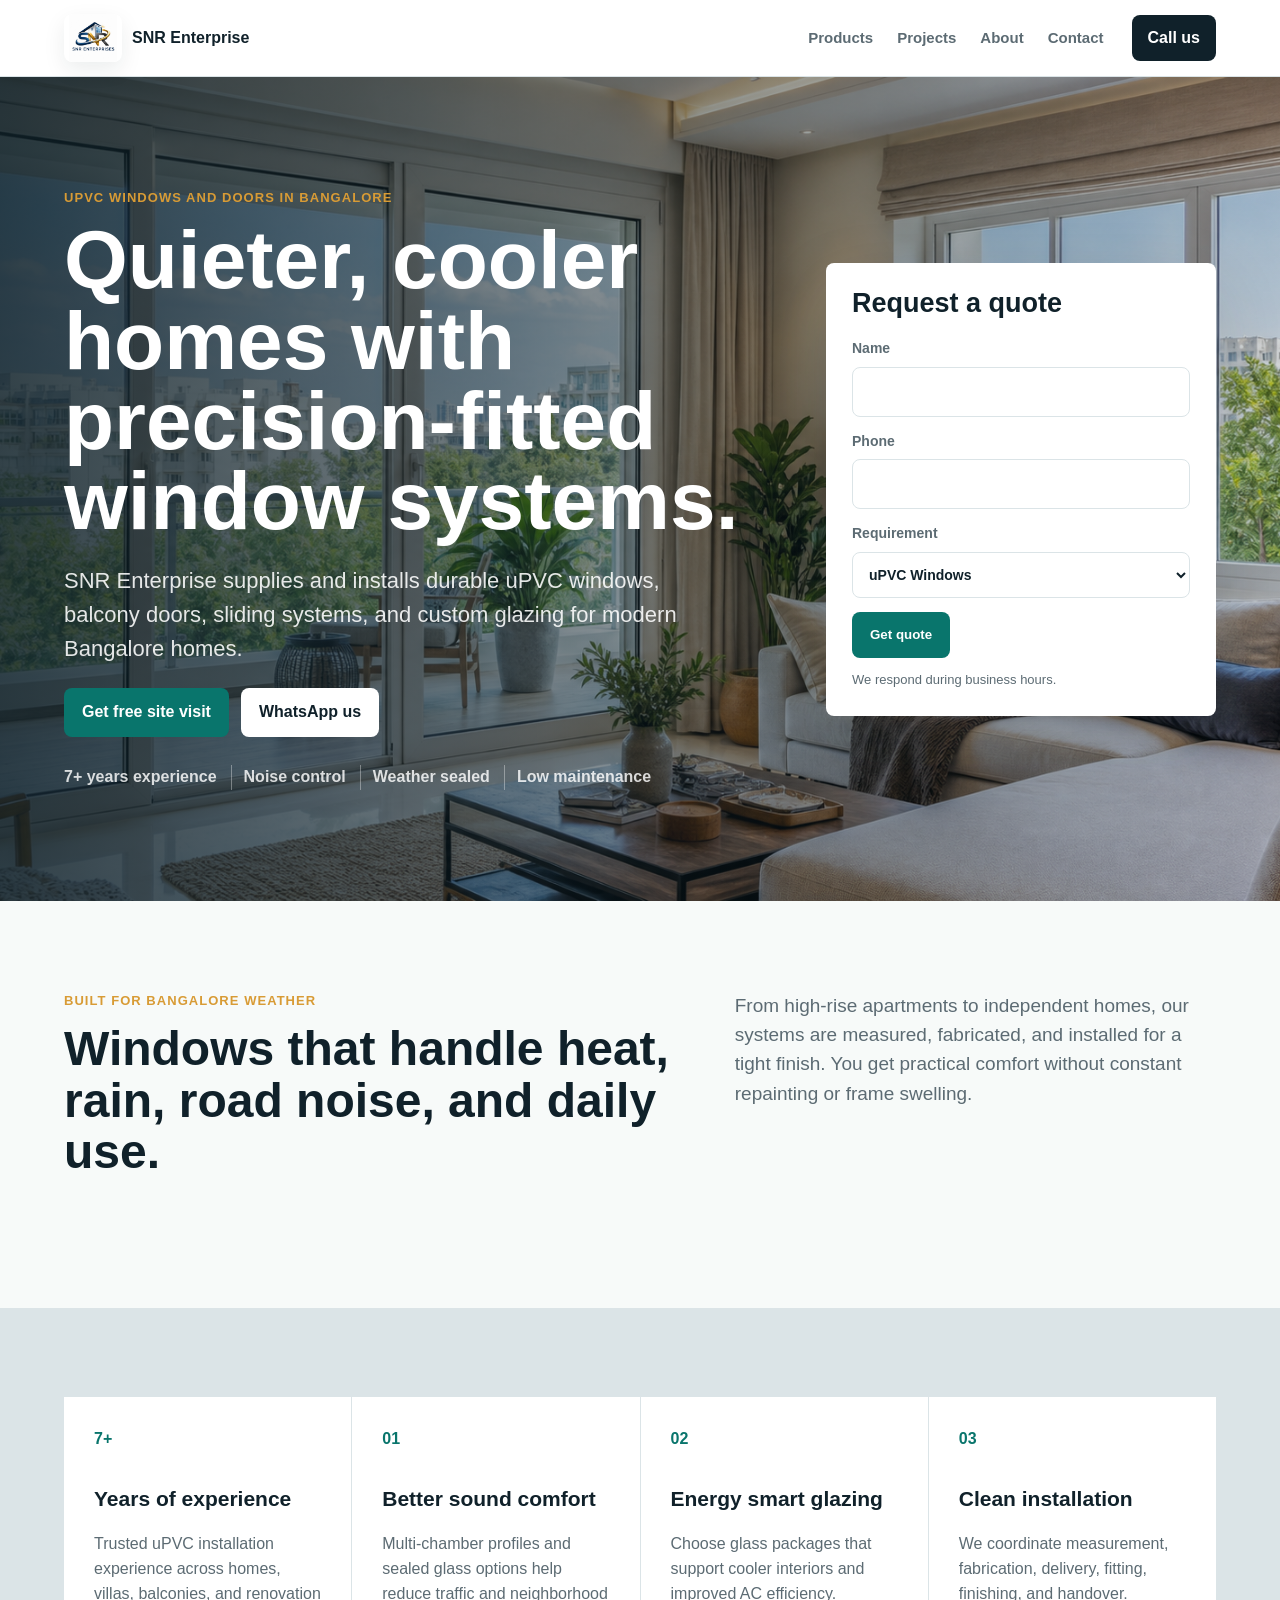
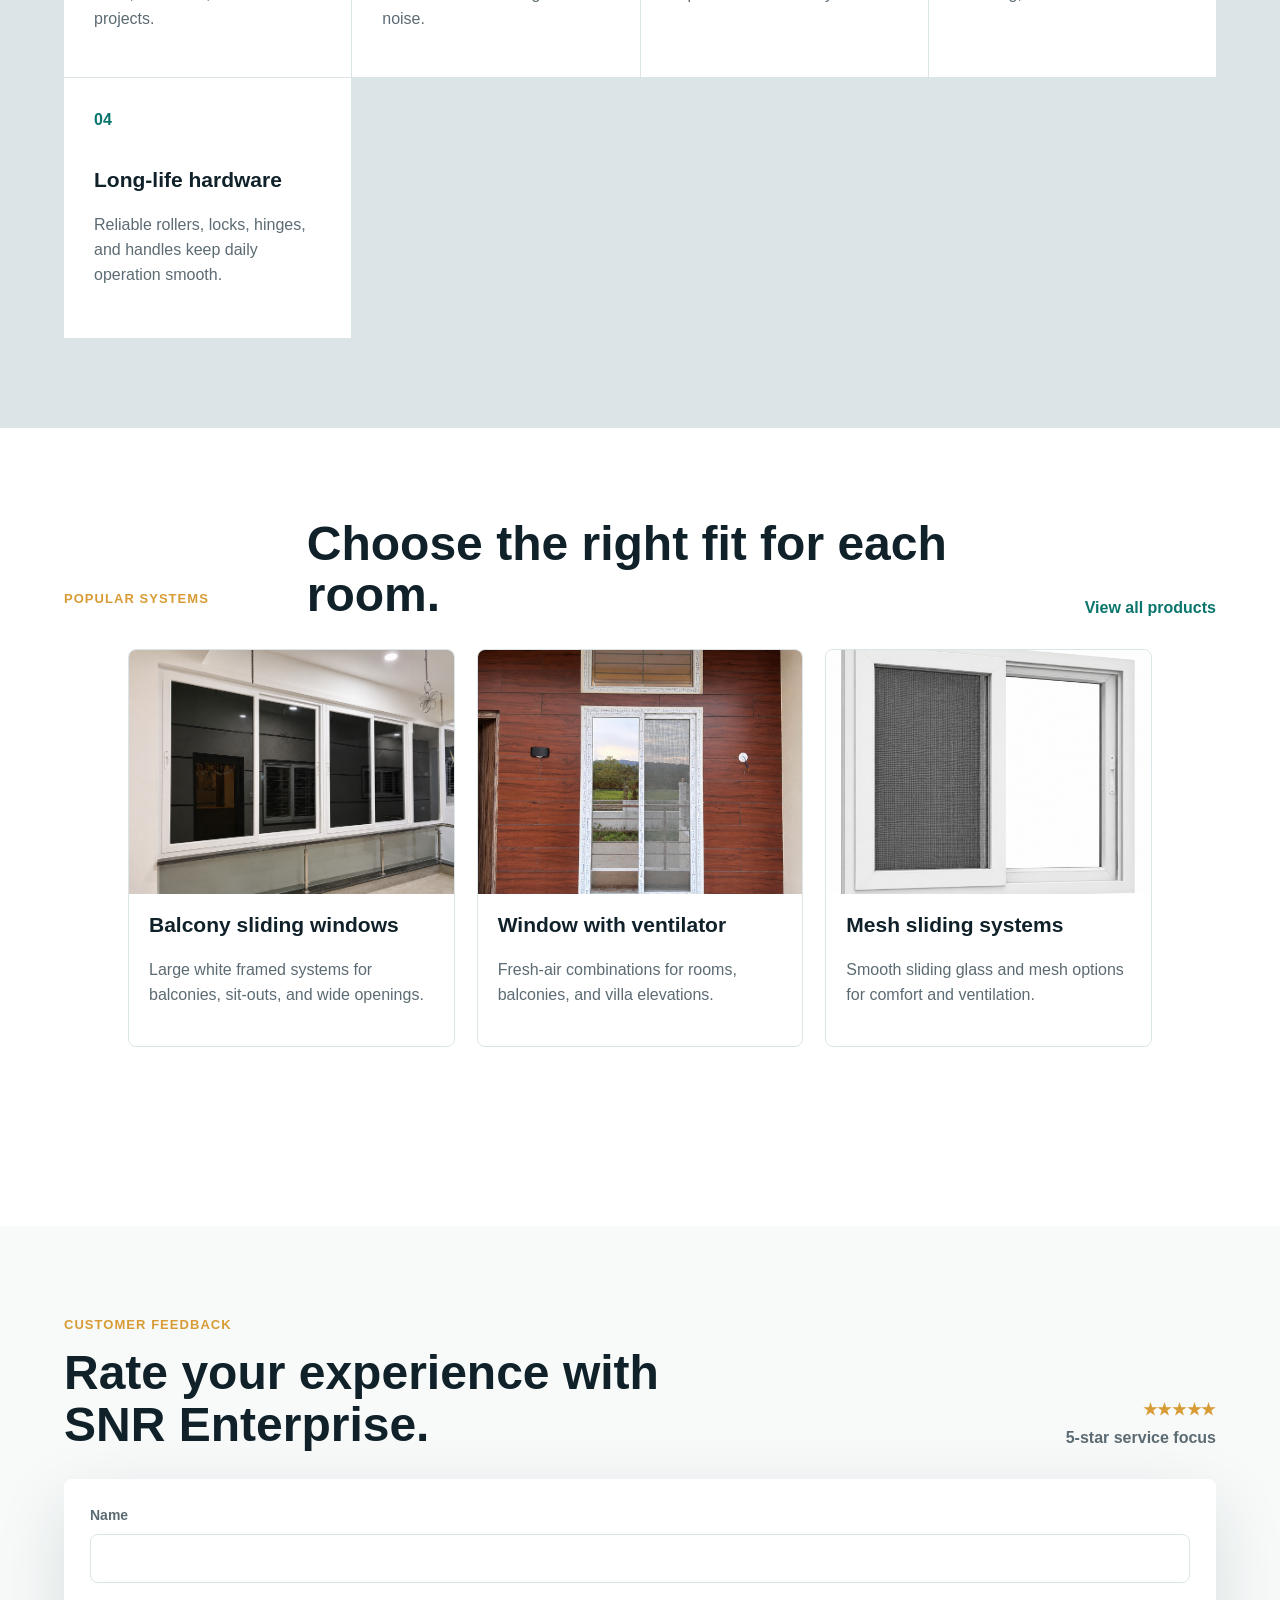
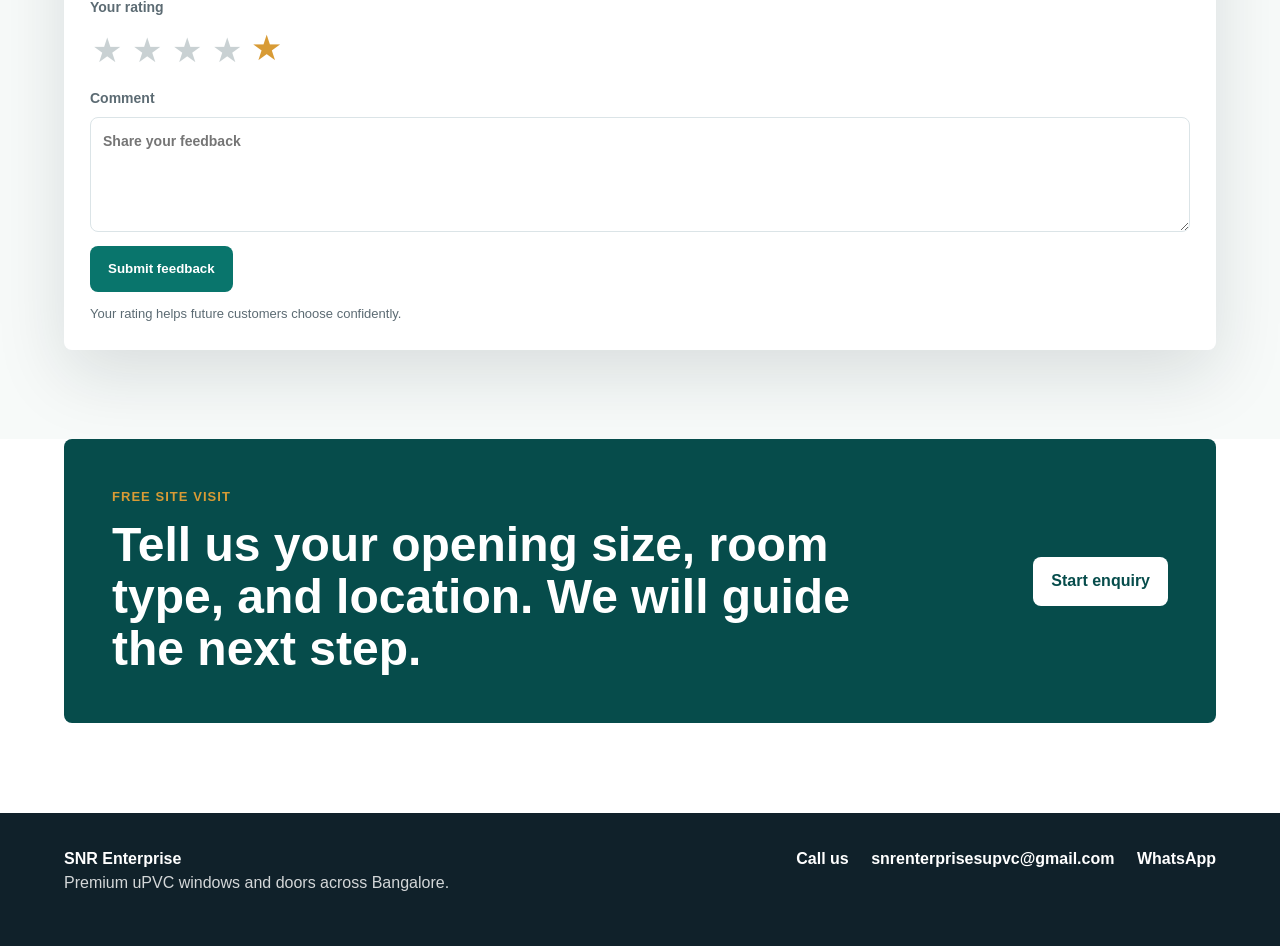
<file: index.html>
﻿<!doctype html>
<html lang="en">
  <head>
    <meta charset="utf-8">
    <meta name="viewport" content="width=device-width, initial-scale=1">
    <title>SNR Enterprise | uPVC Windows & Doors in Bangalore</title>
    <meta name="description" content="SNR Enterprise designs and installs premium uPVC windows and doors for Bangalore apartments, villas, and commercial spaces.">
    <link rel="stylesheet" href="assets/styles.css">
    <script defer src="assets/main.js"></script>
  </head>
  <body>
    <header class="site-header">
      <a class="brand" href="index.html" aria-label="SNR Enterprise home">
        <img class="brand-logo" src="assets/snr-enterprises-logo.png" alt="SNR Enterprises logo">
        <span>SNR Enterprise</span>
      </a>
      <button class="nav-toggle" type="button" aria-expanded="false" aria-controls="site-nav">Menu</button>
      <nav class="site-nav" id="site-nav">
        <a href="products.html">Products</a>
        <a href="projects.html">Projects</a>
        <a href="about.html">About</a>
        <a href="contact.html">Contact</a>
      </nav>
      <a class="header-call" href="tel:8660644700">Call us</a>
    </header>

    <main>
      <section class="hero">
        <div class="hero-copy">
          <p class="eyebrow">uPVC windows and doors in Bangalore</p>
          <h1>Quieter, cooler homes with precision-fitted window systems.</h1>
          <p class="hero-text">SNR Enterprise supplies and installs durable uPVC windows, balcony doors, sliding systems, and custom glazing for modern Bangalore homes.</p>
          <div class="hero-actions">
            <a class="btn primary" href="contact.html">Get free site visit</a>
            <a class="btn secondary" href="https://wa.me/8660644700">WhatsApp us</a>
          </div>
          <div class="trust-strip" aria-label="Service highlights">
            <span>7+ years experience</span>
            <span>Noise control</span>
            <span>Weather sealed</span>
            <span>Low maintenance</span>
          </div>
        </div>
        <form class="lead-card" action="https://formsubmit.co/snrenterprisesupvc@gmail.com" method="post" data-lead-form>
          <input type="hidden" name="_subject" value="New appointment enquiry - SNR Enterprise">
          <input type="hidden" name="_captcha" value="false">
          <input type="hidden" name="_template" value="table">
          <input type="hidden" name="_next" value="https://rafiyak.github.io/snrenterprise/thankyou.html">
          <h2>Request a quote</h2>
          <label>Name<input required name="name" autocomplete="name"></label>
          <label>Phone<input required name="phone" inputmode="tel" autocomplete="tel"></label>
          <label>Requirement<select name="requirement"><option>uPVC Windows</option><option>uPVC Doors</option><option>Balcony Sliding System</option><option>Full Home Upgrade</option></select></label>
          <button class="btn primary" type="submit">Get quote</button>
          <p class="form-note" data-form-note>We respond during business hours.</p>
        </form>
      </section>

      <section class="section split">
        <div>
          <p class="eyebrow">Built for Bangalore weather</p>
          <h2>Windows that handle heat, rain, road noise, and daily use.</h2>
        </div>
        <p>From high-rise apartments to independent homes, our systems are measured, fabricated, and installed for a tight finish. You get practical comfort without constant repainting or frame swelling.</p>
      </section>

      <section class="feature-grid" aria-label="Benefits">
        <article>
          <span class="icon">7+</span>
          <h3>Years of experience</h3>
          <p>Trusted uPVC installation experience across homes, villas, balconies, and renovation projects.</p>
        </article>
        <article>
          <span class="icon">01</span>
          <h3>Better sound comfort</h3>
          <p>Multi-chamber profiles and sealed glass options help reduce traffic and neighborhood noise.</p>
        </article>
        <article>
          <span class="icon">02</span>
          <h3>Energy smart glazing</h3>
          <p>Choose glass packages that support cooler interiors and improved AC efficiency.</p>
        </article>
        <article>
          <span class="icon">03</span>
          <h3>Clean installation</h3>
          <p>We coordinate measurement, fabrication, delivery, fitting, finishing, and handover.</p>
        </article>
        <article>
          <span class="icon">04</span>
          <h3>Long-life hardware</h3>
          <p>Reliable rollers, locks, hinges, and handles keep daily operation smooth.</p>
        </article>
      </section>

      <section class="section">
        <div class="section-head">
          <p class="eyebrow">Popular systems</p>
          <h2>Choose the right fit for each room.</h2>
          <a href="products.html">View all products</a>
        </div>
        <div class="product-row">
          <article class="product-card">
            <img src="assets/products/snr-product-01.png" alt="White uPVC sliding windows installed in a balcony area">
            <h3>Balcony sliding windows</h3>
            <p>Large white framed systems for balconies, sit-outs, and wide openings.</p>
          </article>
          <article class="product-card">
            <img src="assets/products/snr-product-04.png" alt="uPVC window and ventilator installed on a wood finish wall">
            <h3>Window with ventilator</h3>
            <p>Fresh-air combinations for rooms, balconies, and villa elevations.</p>
          </article>
          <article class="product-card">
            <img src="assets/products/snr-product-08.png" alt="White uPVC sliding window product with mesh shutter">
            <h3>Mesh sliding systems</h3>
            <p>Smooth sliding glass and mesh options for comfort and ventilation.</p>
          </article>
        </div>
      </section>

      <section class="feedback-section">
        <div class="section-head">
          <div>
            <p class="eyebrow">Customer feedback</p>
            <h2>Rate your experience with SNR Enterprise.</h2>
          </div>
          <div class="rating-summary" aria-label="Average rating">
            <span class="stars-display">★★★★★</span>
            <strong>5-star service focus</strong>
          </div>
        </div>
        <form class="lead-card" action="https://api.web3forms.com/submit" method="POST" data-lead-form>
          <input type="hidden" name="access_key" value="a25e1b4c-6132-4670-80f9-b45065108262">
          <input type="hidden" name="subject" value="New Appointment - SNR Enterprise">
          <label>Name<input required name="reviewer" autocomplete="name"></label>
          <label>Your rating
            <div class="star-rating" role="radiogroup" aria-label="Choose a rating">
              <button type="button" class="star" data-rating="1" aria-label="1 star">★</button>
              <button type="button" class="star" data-rating="2" aria-label="2 stars">★</button>
              <button type="button" class="star" data-rating="3" aria-label="3 stars">★</button>
              <button type="button" class="star" data-rating="4" aria-label="4 stars">★</button>
              <button type="button" class="star active" data-rating="5" aria-label="5 stars">★</button>
            </div>
          </label>
          <label>Comment<textarea required name="comment" rows="4" placeholder="Share your feedback"></textarea></label>
          <button class="btn primary" type="submit">Submit feedback</button>
          <p class="form-note" data-feedback-note>Your rating helps future customers choose confidently.</p>
        </form>
      </section>

      <section class="cta-band">
        <div>
          <p class="eyebrow">Free site visit</p>
          <h2>Tell us your opening size, room type, and location. We will guide the next step.</h2>
        </div>
        <a class="btn light" href="contact.html">Start enquiry</a>
      </section>
    </main>

    <footer class="site-footer">
      <div>
        <strong>SNR Enterprise</strong>
        <p>Premium uPVC windows and doors across Bangalore.</p>
      </div>
      <div>
        <a href="tel:8660644700">Call us</a>
        <a href="mailto:snrenterprisesupvc@gmail.com">snrenterprisesupvc@gmail.com</a>
        <a href="https://wa.me/8660644700">WhatsApp</a>
      </div>
    </footer>
  </body>
</html>
</file>
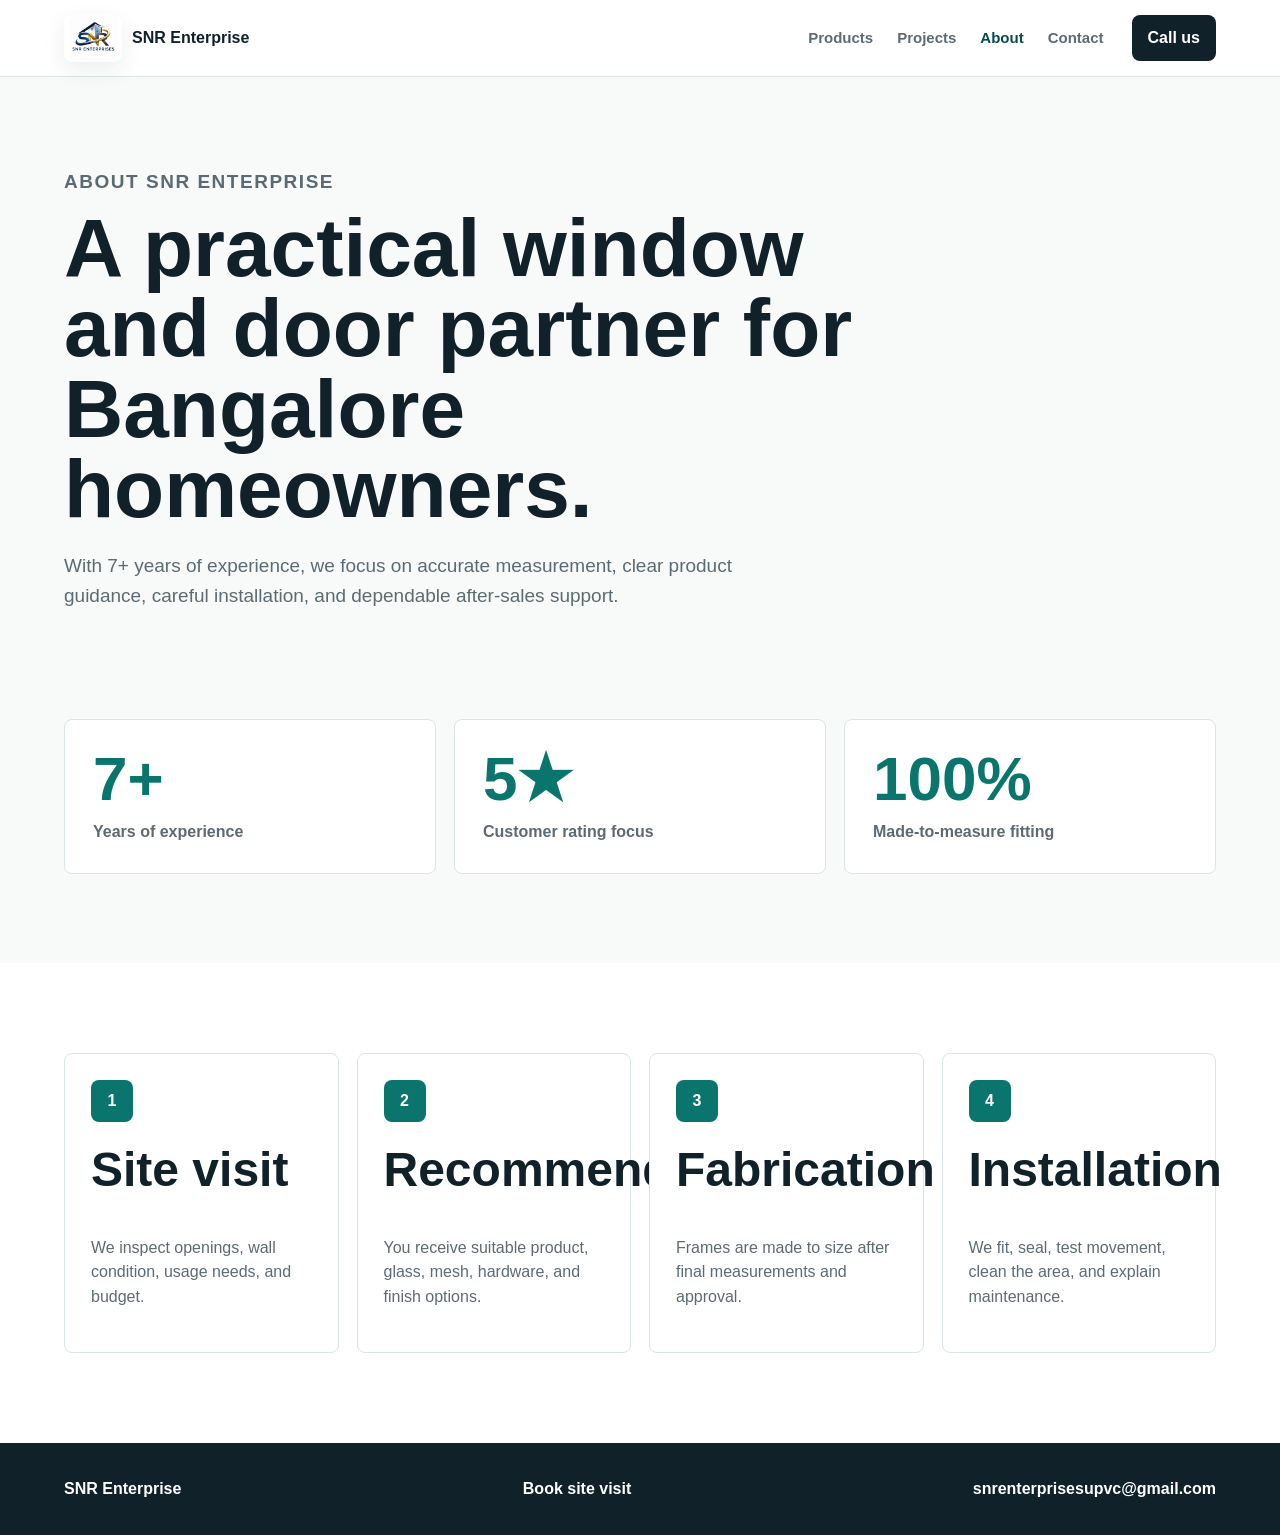
<file: about.html>
﻿<!doctype html>
<html lang="en">
  <head>
    <meta charset="utf-8">
    <meta name="viewport" content="width=device-width, initial-scale=1">
    <title>About | SNR Enterprise</title>
    <link rel="stylesheet" href="assets/styles.css">
    <script defer src="assets/main.js"></script>
  </head>
  <body>
    <header class="site-header">
      <a class="brand" href="index.html"><img class="brand-logo" src="assets/snr-enterprises-logo.png" alt="SNR Enterprises logo"><span>SNR Enterprise</span></a>
      <button class="nav-toggle" type="button" aria-expanded="false" aria-controls="site-nav">Menu</button>
      <nav class="site-nav" id="site-nav">
        <a href="products.html">Products</a>
        <a href="projects.html">Projects</a>
        <a class="active" href="about.html">About</a>
        <a href="contact.html">Contact</a>
      </nav>
      <a class="header-call" href="tel:8660644700">Call us</a>
    </header>
    <main>
      <section class="page-hero">
        <p class="eyebrow">About SNR Enterprise</p>
        <h1>A practical window and door partner for Bangalore homeowners.</h1>
        <p>With 7+ years of experience, we focus on accurate measurement, clear product guidance, careful installation, and dependable after-sales support.</p>
      </section>
      <section class="stats-band">
        <article><strong>7+</strong><span>Years of experience</span></article>
        <article><strong>5★</strong><span>Customer rating focus</span></article>
        <article><strong>100%</strong><span>Made-to-measure fitting</span></article>
      </section>
      <section class="process">
        <article><span>1</span><h2>Site visit</h2><p>We inspect openings, wall condition, usage needs, and budget.</p></article>
        <article><span>2</span><h2>Recommendation</h2><p>You receive suitable product, glass, mesh, hardware, and finish options.</p></article>
        <article><span>3</span><h2>Fabrication</h2><p>Frames are made to size after final measurements and approval.</p></article>
        <article><span>4</span><h2>Installation</h2><p>We fit, seal, test movement, clean the area, and explain maintenance.</p></article>
      </section>
    </main>
    <footer class="site-footer"><strong>SNR Enterprise</strong><a href="contact.html">Book site visit</a><a href="mailto:snrenterprisesupvc@gmail.com">snrenterprisesupvc@gmail.com</a></footer>
  </body>
</html>
</file>
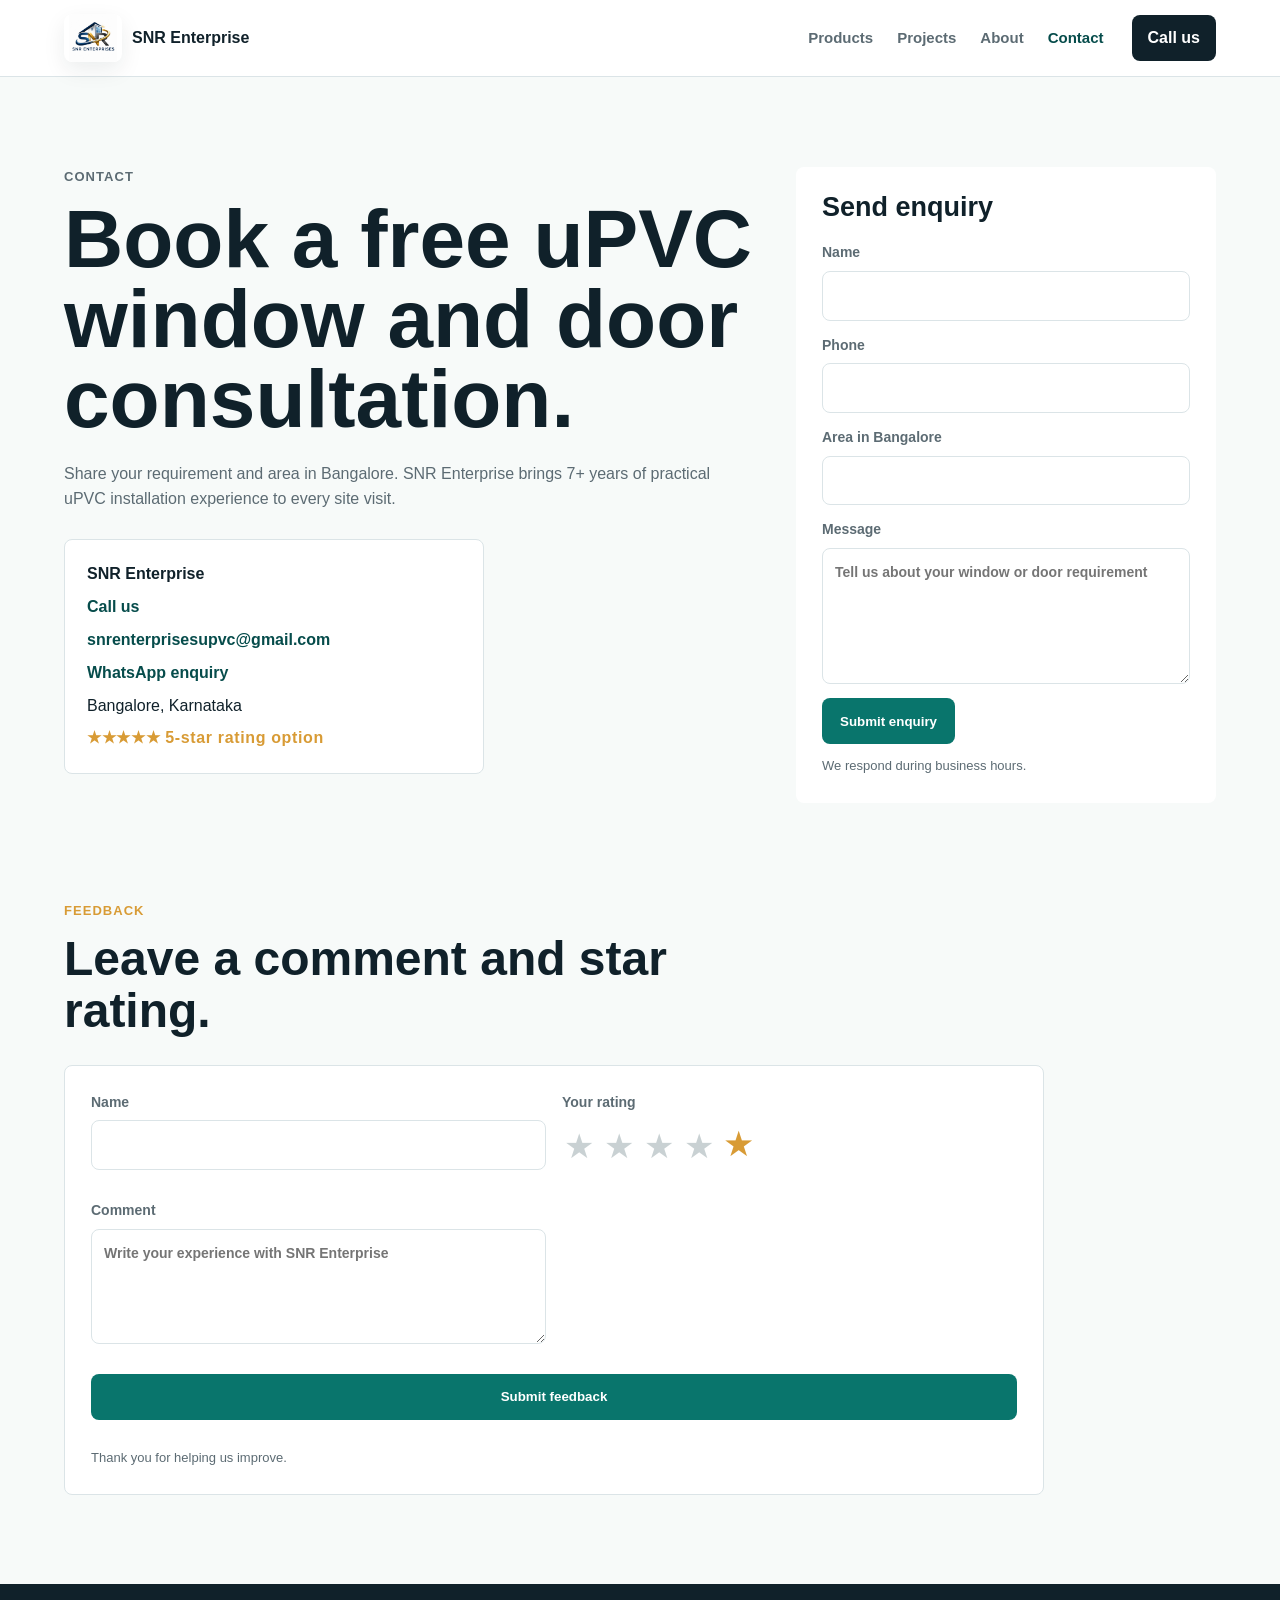
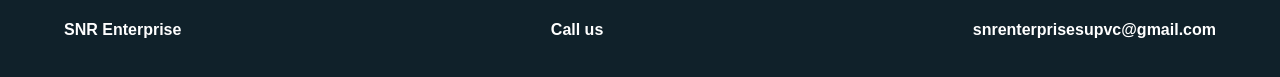
<file: contact.html>
﻿<!doctype html>
<html lang="en">
  <head>
    <meta charset="utf-8">
    <meta name="viewport" content="width=device-width, initial-scale=1">
    <title>Contact | SNR Enterprise</title>
    <link rel="stylesheet" href="assets/styles.css">
    <script defer src="assets/main.js"></script>
  </head>
  <body>
    <header class="site-header">
      <a class="brand" href="index.html"><img class="brand-logo" src="assets/snr-enterprises-logo.png" alt="SNR Enterprises logo"><span>SNR Enterprise</span></a>
      <button class="nav-toggle" type="button" aria-expanded="false" aria-controls="site-nav">Menu</button>
      <nav class="site-nav" id="site-nav">
        <a href="products.html">Products</a>
        <a href="projects.html">Projects</a>
        <a href="about.html">About</a>
        <a class="active" href="contact.html">Contact</a>
      </nav>
      <a class="header-call" href="tel:8660644700">Call us</a>
    </header>
    <main>
      <section class="contact-layout">
        <div>
          <p class="eyebrow">Contact</p>
          <h1>Book a free uPVC window and door consultation.</h1>
          <p>Share your requirement and area in Bangalore. SNR Enterprise brings 7+ years of practical uPVC installation experience to every site visit.</p>
          <div class="contact-card">
            <strong>SNR Enterprise</strong>
            <a href="tel:8660644700">Call us</a>
            <a href="mailto:snrenterprisesupvc@gmail.com">snrenterprisesupvc@gmail.com</a>
            <a href="https://wa.me/8660644700">WhatsApp enquiry</a>
            <span>Bangalore, Karnataka</span>
            <span class="stars-display">★★★★★ 5-star rating option</span>
          </div>
        </div>
        <form class="lead-card full" action="https://formsubmit.co/snrenterprisesupvc@gmail.com" method="post" data-lead-form>
          <input type="hidden" name="_subject" value="New appointment enquiry - SNR Enterprise">
          <input type="hidden" name="_captcha" value="false">
          <input type="hidden" name="_template" value="table">
          <input type="hidden" name="_next" value="http://localhost:8000/contact.html">
          <h2>Send enquiry</h2>
          <label>Name<input required name="name" autocomplete="name"></label>
          <label>Phone<input required name="phone" inputmode="tel" autocomplete="tel"></label>
          <label>Area in Bangalore<input name="area" autocomplete="address-level2"></label>
          <label>Message<textarea name="message" rows="5" placeholder="Tell us about your window or door requirement"></textarea></label>
          <button class="btn primary" type="submit">Submit enquiry</button>
          <p class="form-note" data-form-note>We respond during business hours.</p>
        </form>
      </section>
      <section class="feedback-section compact-feedback">
        <div class="section-head">
          <div>
            <p class="eyebrow">Feedback</p>
            <h2>Leave a comment and star rating.</h2>
          </div>
        </div>
        <form class="feedback-form" action="https://formsubmit.co/snrenterprisesupvc@gmail.com" method="post" data-feedback-form>
          <input type="hidden" name="_subject" value="New customer feedback - SNR Enterprise">
          <input type="hidden" name="_captcha" value="false">
          <input type="hidden" name="_template" value="table">
          <input type="hidden" name="_next" value="http://localhost:8000/contact.html">
          <input type="hidden" name="rating" value="5" data-rating-input>
          <label>Name<input required name="reviewer" autocomplete="name"></label>
          <label>Your rating
            <div class="star-rating" role="radiogroup" aria-label="Choose a rating">
              <button type="button" class="star" data-rating="1" aria-label="1 star">★</button>
              <button type="button" class="star" data-rating="2" aria-label="2 stars">★</button>
              <button type="button" class="star" data-rating="3" aria-label="3 stars">★</button>
              <button type="button" class="star" data-rating="4" aria-label="4 stars">★</button>
              <button type="button" class="star active" data-rating="5" aria-label="5 stars">★</button>
            </div>
          </label>
          <label>Comment<textarea required name="comment" rows="4" placeholder="Write your experience with SNR Enterprise"></textarea></label>
          <button class="btn primary" type="submit">Submit feedback</button>
          <p class="form-note" data-feedback-note>Thank you for helping us improve.</p>
        </form>
      </section>
    </main>
    <footer class="site-footer"><strong>SNR Enterprise</strong><a href="tel:8660644700">Call us</a><a href="mailto:snrenterprisesupvc@gmail.com">snrenterprisesupvc@gmail.com</a></footer>
  </body>
</html>
</file>
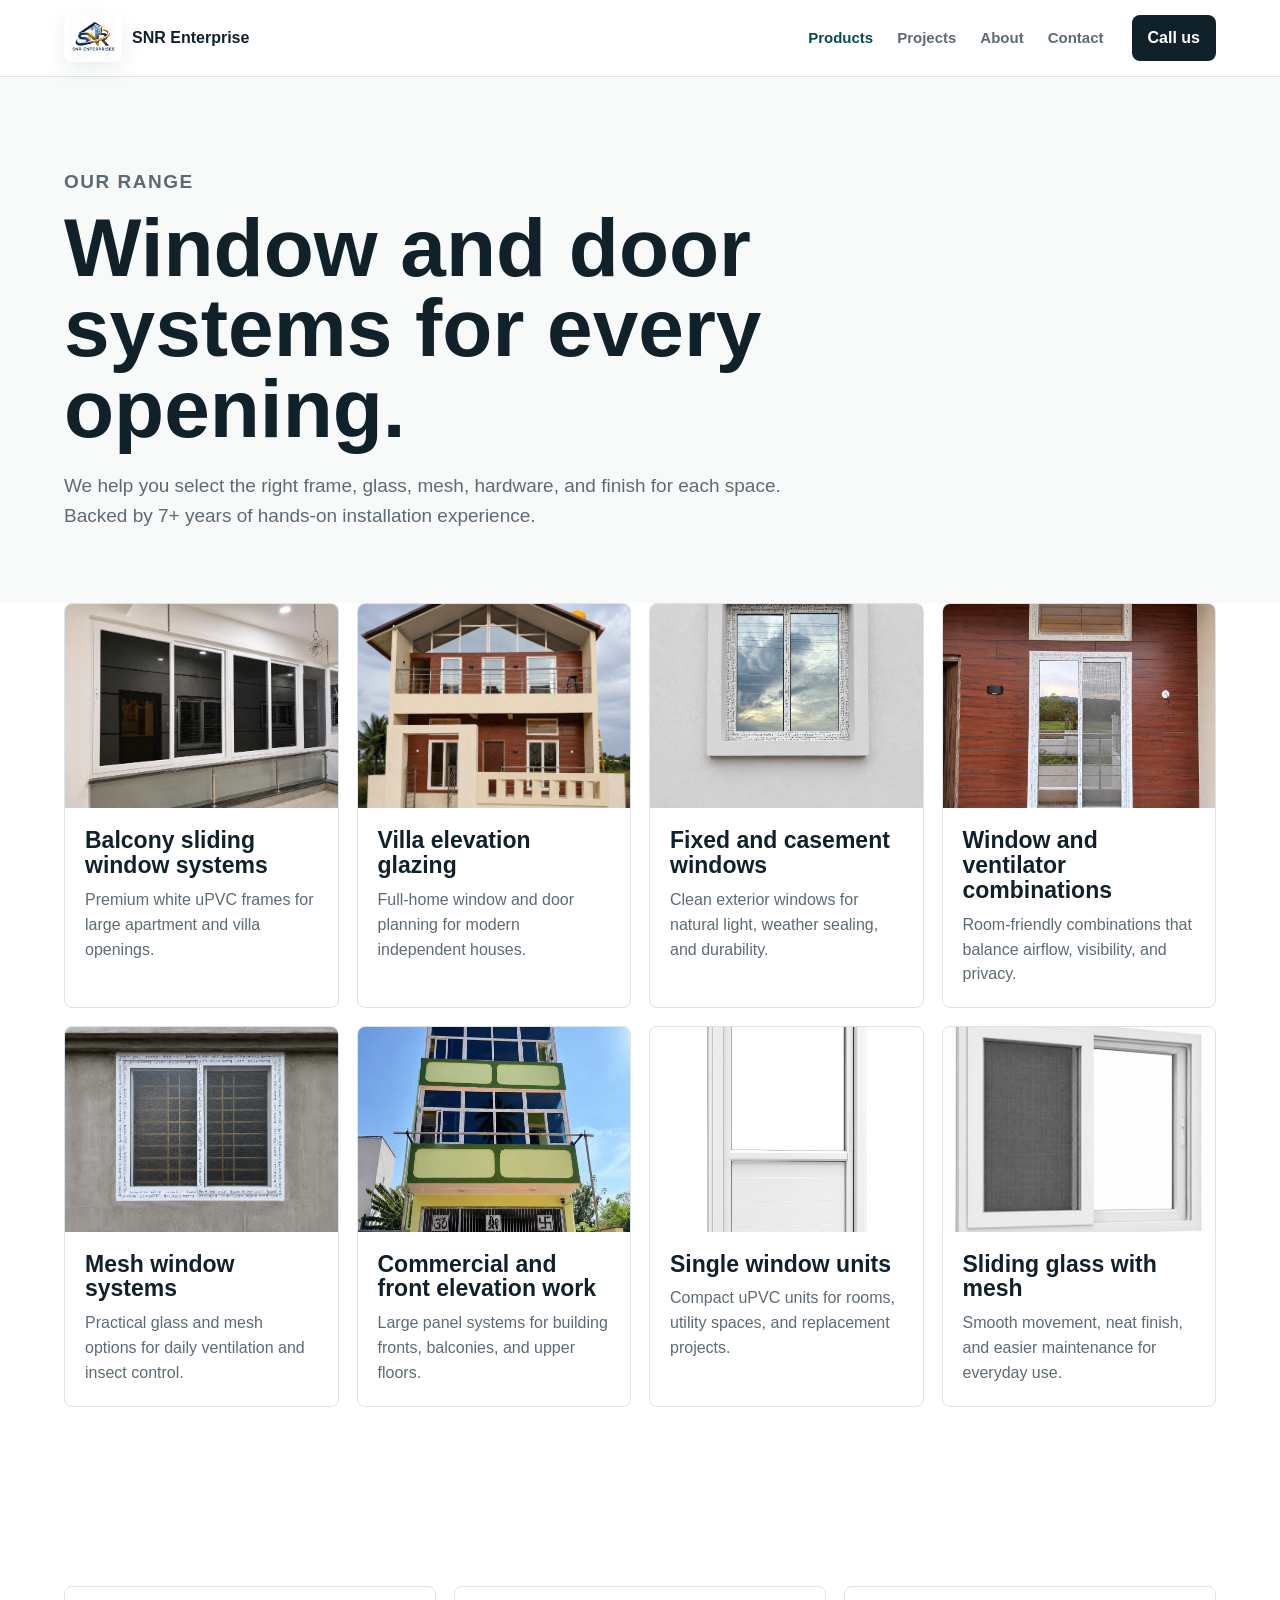
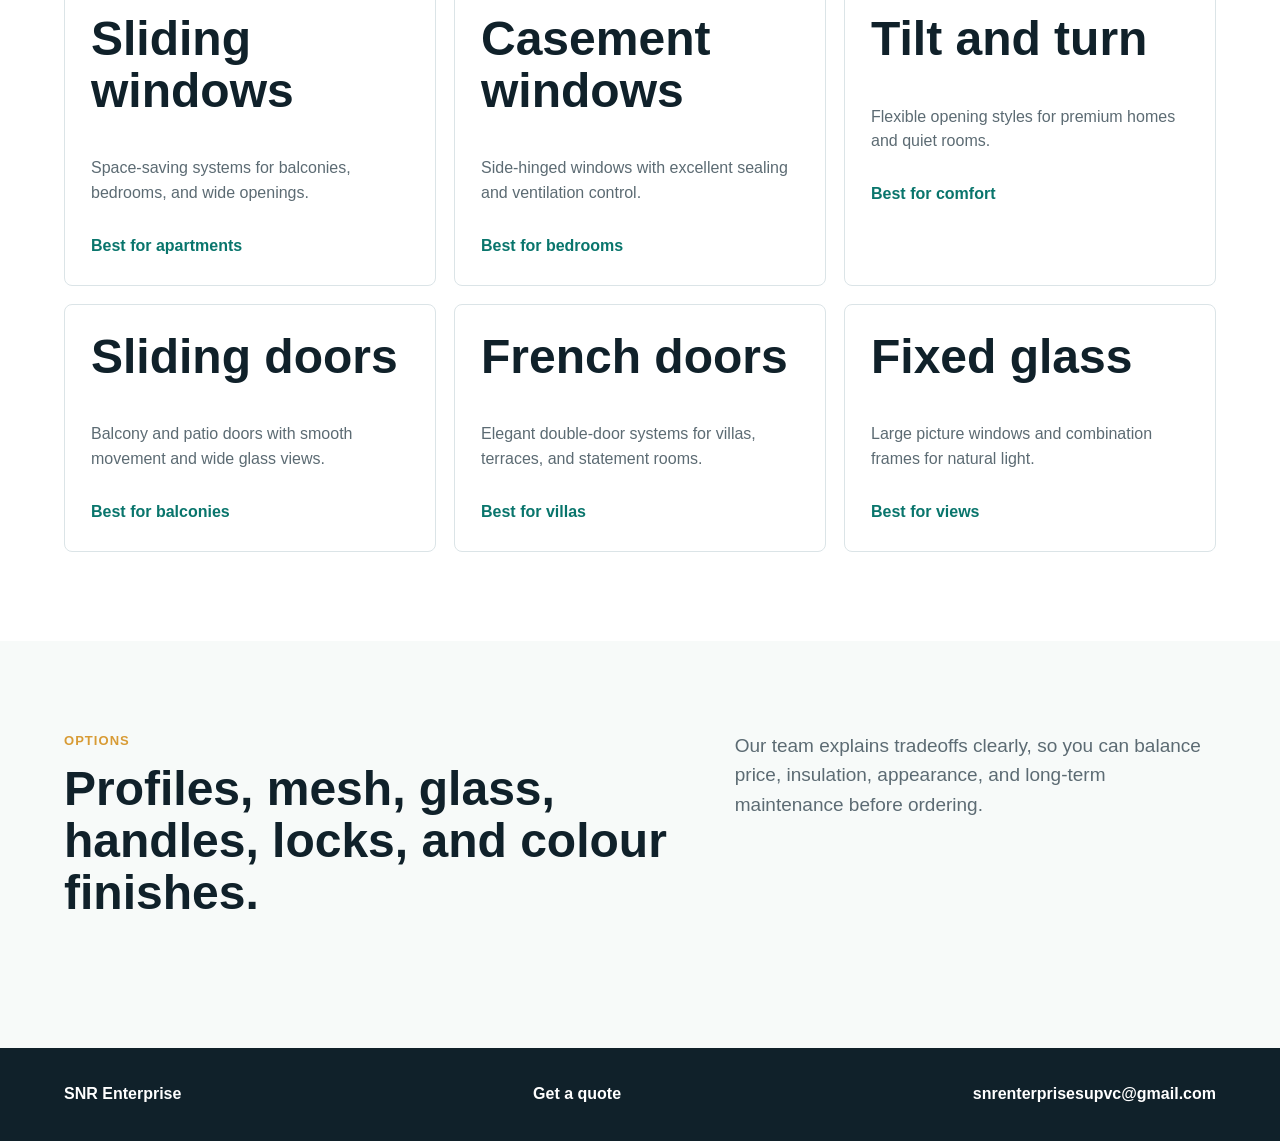
<file: products.html>
﻿<!doctype html>
<html lang="en">
  <head>
    <meta charset="utf-8">
    <meta name="viewport" content="width=device-width, initial-scale=1">
    <title>Products | SNR Enterprise</title>
    <meta name="description" content="Explore uPVC window and door systems from SNR Enterprise in Bangalore.">
    <link rel="stylesheet" href="assets/styles.css">
    <script defer src="assets/main.js"></script>
  </head>
  <body>
    <header class="site-header">
      <a class="brand" href="index.html"><img class="brand-logo" src="assets/snr-enterprises-logo.png" alt="SNR Enterprises logo"><span>SNR Enterprise</span></a>
      <button class="nav-toggle" type="button" aria-expanded="false" aria-controls="site-nav">Menu</button>
      <nav class="site-nav" id="site-nav">
        <a class="active" href="products.html">Products</a>
        <a href="projects.html">Projects</a>
        <a href="about.html">About</a>
        <a href="contact.html">Contact</a>
      </nav>
      <a class="header-call" href="tel:8660644700">Call us</a>
    </header>
    <main>
      <section class="page-hero compact">
        <p class="eyebrow">Our range</p>
        <h1>Window and door systems for every opening.</h1>
        <p>We help you select the right frame, glass, mesh, hardware, and finish for each space. Backed by 7+ years of hands-on installation experience.</p>
      </section>
      <section class="product-showcase">
        <article class="showcase-card">
          <img src="assets/products/snr-product-01.png" alt="White uPVC balcony sliding windows with dark glass">
          <div><h2>Balcony sliding window systems</h2><p>Premium white uPVC frames for large apartment and villa openings.</p></div>
        </article>
        <article class="showcase-card">
          <img src="assets/products/snr-product-02.png" alt="Villa exterior with uPVC windows and glass panels">
          <div><h2>Villa elevation glazing</h2><p>Full-home window and door planning for modern independent houses.</p></div>
        </article>
        <article class="showcase-card">
          <img src="assets/products/snr-product-03.png" alt="White uPVC fixed window on a white exterior wall">
          <div><h2>Fixed and casement windows</h2><p>Clean exterior windows for natural light, weather sealing, and durability.</p></div>
        </article>
        <article class="showcase-card">
          <img src="assets/products/snr-product-04.png" alt="uPVC window and ventilator on wood finish wall">
          <div><h2>Window and ventilator combinations</h2><p>Room-friendly combinations that balance airflow, visibility, and privacy.</p></div>
        </article>
        <article class="showcase-card">
          <img src="assets/products/snr-product-05.png" alt="White uPVC window with mesh installed in concrete wall">
          <div><h2>Mesh window systems</h2><p>Practical glass and mesh options for daily ventilation and insect control.</p></div>
        </article>
        <article class="showcase-card">
          <img src="assets/products/snr-product-06.png" alt="Building front with large uPVC glass window panels">
          <div><h2>Commercial and front elevation work</h2><p>Large panel systems for building fronts, balconies, and upper floors.</p></div>
        </article>
        <article class="showcase-card">
          <img src="assets/products/snr-product-07.png" alt="Single white uPVC window product on dark background">
          <div><h2>Single window units</h2><p>Compact uPVC units for rooms, utility spaces, and replacement projects.</p></div>
        </article>
        <article class="showcase-card">
          <img src="assets/products/snr-product-08.png" alt="White uPVC sliding window product with mesh shutter">
          <div><h2>Sliding glass with mesh</h2><p>Smooth movement, neat finish, and easier maintenance for everyday use.</p></div>
        </article>
      </section>
      <section class="catalog">
        <article><h2>Sliding windows</h2><p>Space-saving systems for balconies, bedrooms, and wide openings.</p><span>Best for apartments</span></article>
        <article><h2>Casement windows</h2><p>Side-hinged windows with excellent sealing and ventilation control.</p><span>Best for bedrooms</span></article>
        <article><h2>Tilt and turn</h2><p>Flexible opening styles for premium homes and quiet rooms.</p><span>Best for comfort</span></article>
        <article><h2>Sliding doors</h2><p>Balcony and patio doors with smooth movement and wide glass views.</p><span>Best for balconies</span></article>
        <article><h2>French doors</h2><p>Elegant double-door systems for villas, terraces, and statement rooms.</p><span>Best for villas</span></article>
        <article><h2>Fixed glass</h2><p>Large picture windows and combination frames for natural light.</p><span>Best for views</span></article>
      </section>
      <section class="section split">
        <div>
          <p class="eyebrow">Options</p>
          <h2>Profiles, mesh, glass, handles, locks, and colour finishes.</h2>
        </div>
        <p>Our team explains tradeoffs clearly, so you can balance price, insulation, appearance, and long-term maintenance before ordering.</p>
      </section>
    </main>
    <footer class="site-footer"><strong>SNR Enterprise</strong><a href="contact.html">Get a quote</a><a href="mailto:snrenterprisesupvc@gmail.com">snrenterprisesupvc@gmail.com</a></footer>
  </body>
</html>
</file>
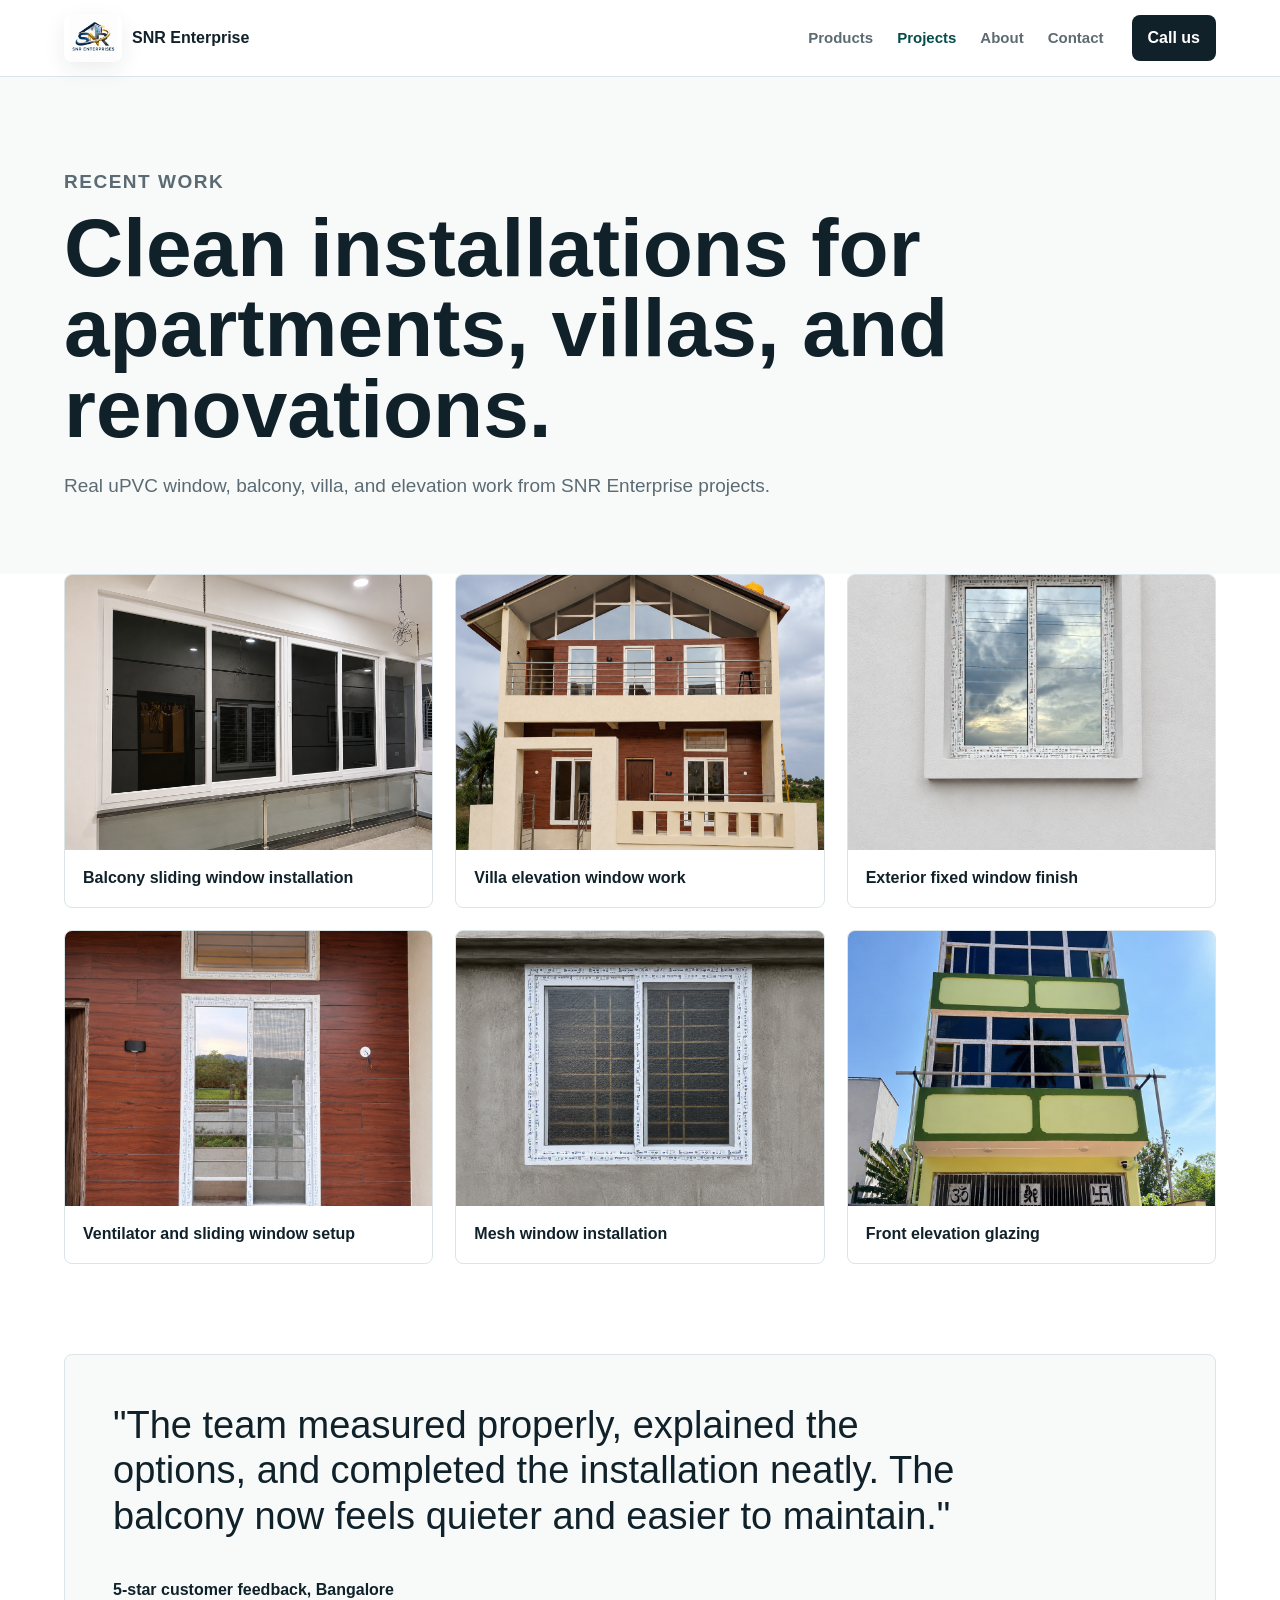
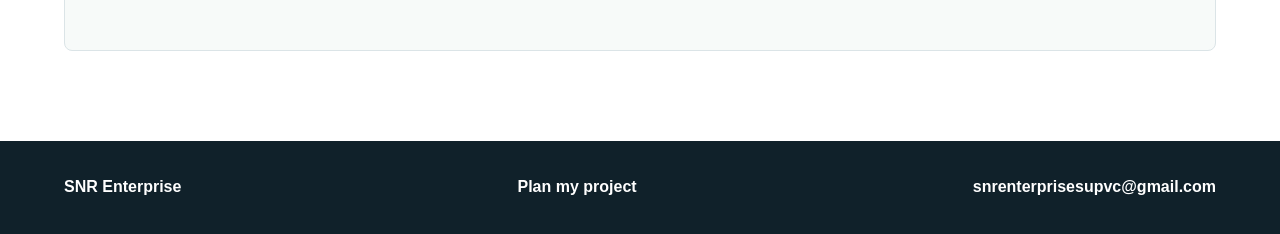
<file: projects.html>
﻿<!doctype html>
<html lang="en">
  <head>
    <meta charset="utf-8">
    <meta name="viewport" content="width=device-width, initial-scale=1">
    <title>Projects | SNR Enterprise</title>
    <link rel="stylesheet" href="assets/styles.css">
    <script defer src="assets/main.js"></script>
  </head>
  <body>
    <header class="site-header">
      <a class="brand" href="index.html"><img class="brand-logo" src="assets/snr-enterprises-logo.png" alt="SNR Enterprises logo"><span>SNR Enterprise</span></a>
      <button class="nav-toggle" type="button" aria-expanded="false" aria-controls="site-nav">Menu</button>
      <nav class="site-nav" id="site-nav">
        <a href="products.html">Products</a>
        <a class="active" href="projects.html">Projects</a>
        <a href="about.html">About</a>
        <a href="contact.html">Contact</a>
      </nav>
      <a class="header-call" href="tel:8660644700">Call us</a>
    </header>
    <main>
      <section class="page-hero compact">
        <p class="eyebrow">Recent work</p>
        <h1>Clean installations for apartments, villas, and renovations.</h1>
        <p>Real uPVC window, balcony, villa, and elevation work from SNR Enterprise projects.</p>
      </section>
      <section class="gallery">
        <figure><img src="assets/products/snr-product-01.png" alt="White balcony sliding windows"><figcaption>Balcony sliding window installation</figcaption></figure>
        <figure><img src="assets/products/snr-product-02.png" alt="Villa exterior with uPVC windows"><figcaption>Villa elevation window work</figcaption></figure>
        <figure><img src="assets/products/snr-product-03.png" alt="White exterior uPVC window"><figcaption>Exterior fixed window finish</figcaption></figure>
        <figure><img src="assets/products/snr-product-04.png" alt="Window and ventilator combination"><figcaption>Ventilator and sliding window setup</figcaption></figure>
        <figure><img src="assets/products/snr-product-05.png" alt="uPVC mesh window in concrete wall"><figcaption>Mesh window installation</figcaption></figure>
        <figure><img src="assets/products/snr-product-06.png" alt="Building front with large glass panels"><figcaption>Front elevation glazing</figcaption></figure>
      </section>
      <section class="testimonial">
        <p>"The team measured properly, explained the options, and completed the installation neatly. The balcony now feels quieter and easier to maintain."</p>
        <strong>5-star customer feedback, Bangalore</strong>
      </section>
    </main>
    <footer class="site-footer"><strong>SNR Enterprise</strong><a href="contact.html">Plan my project</a><a href="mailto:snrenterprisesupvc@gmail.com">snrenterprisesupvc@gmail.com</a></footer>
  </body>
</html>
</file>
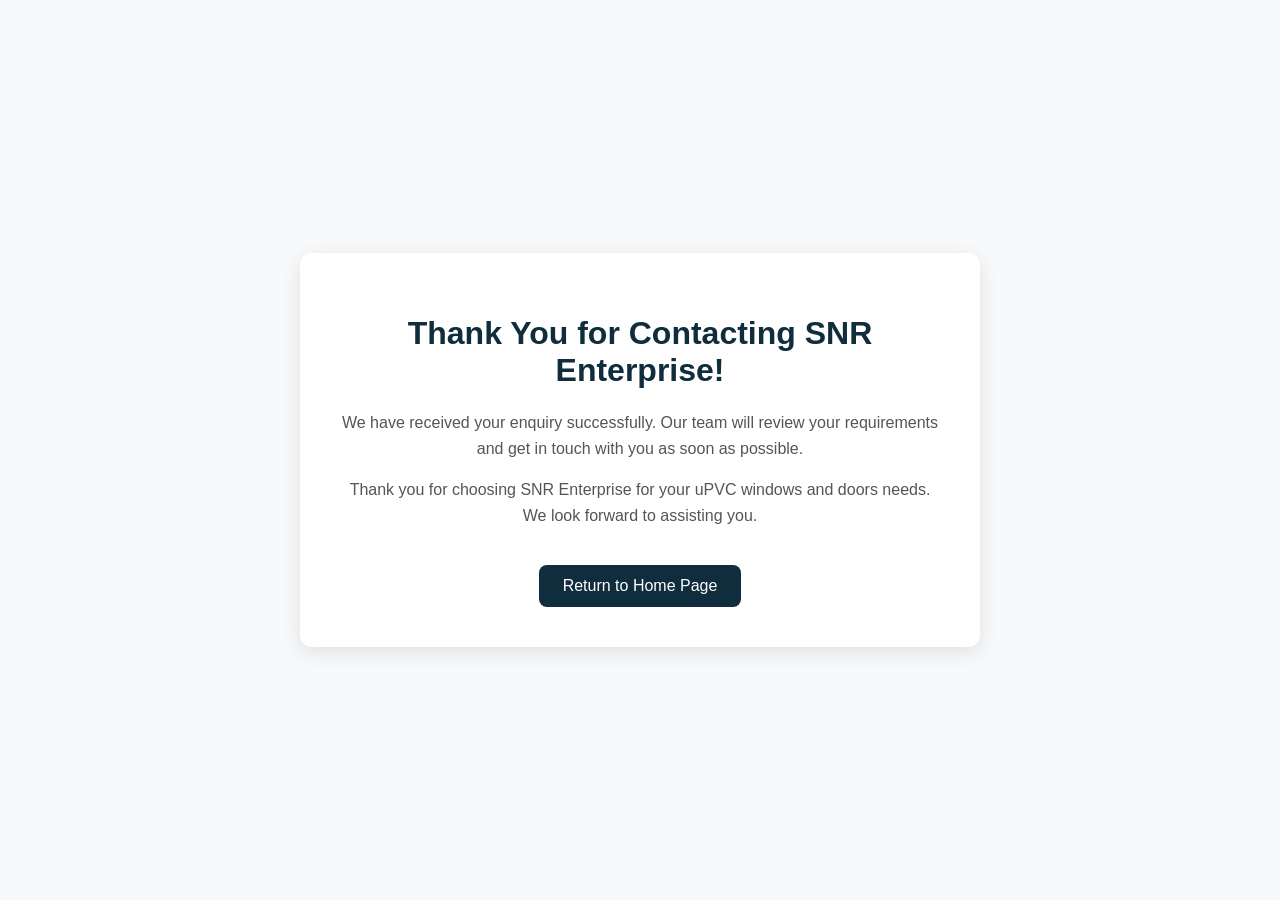
<file: thankyou.html>
<!DOCTYPE html>
<html lang="en">
<head>
<meta charset="UTF-8">
<meta name="viewport" content="width=device-width, initial-scale=1.0">
<title>Thank You | SNR Enterprise</title>
<style>
body{
    font-family: Arial, sans-serif;
    background:#f8f9fa;
    display:flex;
    justify-content:center;
    align-items:center;
    min-height:100vh;
    margin:0;
}
.container{
    background:white;
    padding:40px;
    border-radius:12px;
    box-shadow:0 5px 20px rgba(0,0,0,0.1);
    max-width:600px;
    text-align:center;
}
h1{
    color:#0f2d3d;
}
p{
    color:#555;
    line-height:1.6;
}
a{
    display:inline-block;
    margin-top:20px;
    padding:12px 24px;
    background:#0f2d3d;
    color:white;
    text-decoration:none;
    border-radius:8px;
}
</style>
</head>
<body>
<div class="container">
    <h1>Thank You for Contacting SNR Enterprise!</h1>

    <p>
        We have received your enquiry successfully.
        Our team will review your requirements and get in touch with you as soon as possible.
    </p>

    <p>
        Thank you for choosing SNR Enterprise for your uPVC windows and doors needs.
        We look forward to assisting you.
    </p>

    <a href="index.html">Return to Home Page</a>
</div>
</body>
</html>
</file>
<file: assets/styles.css>
:root {
  --ink: #10212a;
  --muted: #5c6b73;
  --line: #dbe4e7;
  --surface: #f7faf9;
  --white: #ffffff;
  --brand: #09756c;
  --brand-dark: #064c4b;
  --accent: #d89b35;
  --shadow: 0 24px 70px rgba(16, 33, 42, .13);
}

* { box-sizing: border-box; }

body {
  margin: 0;
  font-family: Arial, Helvetica, sans-serif;
  color: var(--ink);
  background: var(--white);
  line-height: 1.55;
}

img { display: block; width: 100%; height: auto; }
a { color: inherit; text-decoration: none; }

html { scroll-behavior: smooth; }

.site-header {
  position: sticky;
  top: 0;
  z-index: 10;
  display: flex;
  align-items: center;
  gap: 28px;
  min-height: 76px;
  padding: 14px clamp(18px, 5vw, 72px);
  background: rgba(255, 255, 255, .94);
  border-bottom: 1px solid var(--line);
  backdrop-filter: blur(14px);
  transition: min-height .25s ease, box-shadow .25s ease, background .25s ease;
}

.site-header.scrolled {
  min-height: 64px;
  background: rgba(255, 255, 255, .98);
  box-shadow: 0 16px 40px rgba(16, 33, 42, .08);
}

.brand {
  display: inline-flex;
  align-items: center;
  gap: 10px;
  font-weight: 800;
  letter-spacing: 0;
}

.brand-logo {
  width: 58px;
  height: 48px;
  object-fit: contain;
  border-radius: 8px;
  background: var(--white);
  box-shadow: 0 8px 22px rgba(16, 33, 42, .08);
  transition: transform .25s ease, box-shadow .25s ease;
}

.brand:hover .brand-logo {
  transform: translateY(-2px) scale(1.04);
  box-shadow: 0 12px 28px rgba(16, 33, 42, .12);
}

.site-nav {
  display: flex;
  align-items: center;
  gap: 24px;
  margin-left: auto;
  color: var(--muted);
  font-weight: 700;
  font-size: 15px;
}

.site-nav a:hover,
.site-nav .active { color: var(--brand-dark); }

.header-call {
  padding: 11px 16px;
  color: var(--white);
  background: var(--ink);
  border-radius: 8px;
  font-weight: 800;
  white-space: nowrap;
  transition: transform .2s ease, background .2s ease;
}

.header-call:hover { transform: translateY(-2px); background: var(--brand-dark); }

.nav-toggle {
  display: none;
  margin-left: auto;
  border: 1px solid var(--line);
  background: var(--white);
  border-radius: 8px;
  padding: 10px 12px;
  font-weight: 800;
}

.hero {
  min-height: calc(100vh - 76px);
  display: grid;
  grid-template-columns: minmax(0, 1fr) 390px;
  align-items: center;
  gap: 42px;
  padding: clamp(42px, 6vw, 92px) clamp(18px, 5vw, 72px);
  background:
    linear-gradient(90deg, rgba(12, 30, 38, .84), rgba(12, 30, 38, .48), rgba(12, 30, 38, .18)),
    url("hero-upvc-home-service.png") center/cover;
  color: var(--white);
  overflow: hidden;
}

.hero-copy { max-width: 760px; }
.eyebrow {
  margin: 0 0 12px;
  color: var(--accent);
  font-size: 13px;
  font-weight: 900;
  letter-spacing: .08em;
  text-transform: uppercase;
}

h1, h2, h3, p { margin-top: 0; }
h1 {
  margin-bottom: 22px;
  font-size: clamp(42px, 7vw, 82px);
  line-height: .98;
  letter-spacing: 0;
}
h2 { font-size: clamp(30px, 4vw, 48px); line-height: 1.08; letter-spacing: 0; }
h3 { font-size: 21px; line-height: 1.2; }

.hero-text {
  max-width: 640px;
  color: rgba(255,255,255,.88);
  font-size: clamp(18px, 2vw, 22px);
}

.hero .eyebrow,
.hero h1,
.hero .hero-text,
.hero .hero-actions,
.hero .trust-strip {
  animation: riseIn .7s ease both;
}

.hero h1 { animation-delay: .08s; }
.hero .hero-text { animation-delay: .16s; }
.hero .hero-actions { animation-delay: .24s; }
.hero .trust-strip { animation-delay: .32s; }

.hero-actions,
.trust-strip {
  display: flex;
  flex-wrap: wrap;
  gap: 12px;
  align-items: center;
}

.trust-strip { margin-top: 28px; color: rgba(255,255,255,.82); font-weight: 800; }
.trust-strip span { padding-right: 14px; border-right: 1px solid rgba(255,255,255,.35); }
.trust-strip span:last-child { border-right: 0; }

.btn {
  display: inline-flex;
  justify-content: center;
  align-items: center;
  min-height: 46px;
  padding: 12px 18px;
  border: 0;
  border-radius: 8px;
  font-weight: 900;
  cursor: pointer;
  transition: transform .2s ease, box-shadow .2s ease, background .2s ease, color .2s ease;
}

.btn:hover {
  transform: translateY(-2px);
  box-shadow: 0 14px 30px rgba(16, 33, 42, .18);
}

.btn:active { transform: translateY(0); }

.primary { color: var(--white); background: var(--brand); }
.secondary { color: var(--ink); background: var(--white); }
.light { color: var(--brand-dark); background: var(--white); }

.lead-card {
  padding: 26px;
  background: var(--white);
  color: var(--ink);
  border-radius: 8px;
  box-shadow: var(--shadow);
  animation: cardIn .72s ease .22s both;
}

.lead-card h2 { margin-bottom: 20px; font-size: 27px; }
label {
  display: grid;
  gap: 7px;
  margin-bottom: 14px;
  color: var(--muted);
  font-size: 14px;
  font-weight: 800;
}
input, select, textarea {
  width: 100%;
  border: 1px solid var(--line);
  border-radius: 8px;
  padding: 13px 12px;
  font: inherit;
  color: var(--ink);
  background: var(--white);
  transition: border-color .2s ease, box-shadow .2s ease;
}

input:focus, select:focus, textarea:focus {
  outline: 0;
  border-color: var(--brand);
  box-shadow: 0 0 0 4px rgba(9, 117, 108, .14);
}
textarea { resize: vertical; }
.form-note { margin: 12px 0 0; color: var(--muted); font-size: 13px; }
.form-note.success {
  color: var(--brand-dark);
  font-weight: 800;
  animation: pulseNote .45s ease both;
}

.section,
.feature-grid,
.product-row,
.catalog,
.gallery,
.process,
.contact-layout,
.page-hero,
.product-showcase,
.feedback-section,
.stats-band {
  padding: clamp(46px, 7vw, 90px) clamp(18px, 5vw, 72px);
}

.split {
  display: grid;
  grid-template-columns: minmax(0, .9fr) minmax(280px, .7fr);
  gap: 52px;
  align-items: start;
  background: var(--surface);
}

.split p:last-child { color: var(--muted); font-size: 19px; }

.feature-grid {
  display: grid;
  grid-template-columns: repeat(4, minmax(0, 1fr));
  gap: 1px;
  background: var(--line);
}

.feature-grid article {
  min-height: 260px;
  padding: 30px;
  background: var(--white);
  transition: transform .25s ease, box-shadow .25s ease;
}

.feature-grid article:hover {
  position: relative;
  transform: translateY(-6px);
  box-shadow: var(--shadow);
}

.icon {
  display: inline-flex;
  margin-bottom: 34px;
  color: var(--brand);
  font-weight: 900;
}

.feature-grid p,
.product-card p,
.catalog p,
.process p,
.page-hero p,
.contact-layout p { color: var(--muted); }

.section-head {
  display: flex;
  justify-content: space-between;
  gap: 24px;
  align-items: end;
  margin-bottom: 28px;
}
.section-head h2 { max-width: 680px; margin-bottom: 0; }
.section-head a { color: var(--brand); font-weight: 900; }

.product-row,
.gallery {
  display: grid;
  grid-template-columns: repeat(3, minmax(0, 1fr));
  gap: 22px;
  padding-top: 0;
}

.product-card,
.gallery figure,
.catalog article,
.process article,
.testimonial,
.contact-card,
.showcase-card,
.feedback-form,
.stats-band article {
  border: 1px solid var(--line);
  border-radius: 8px;
  background: var(--white);
  transition: transform .25s ease, box-shadow .25s ease, border-color .25s ease;
}

.product-card { overflow: hidden; }
.product-card img,
.gallery img {
  aspect-ratio: 4 / 3;
  object-fit: cover;
  transition: transform .55s ease;
}

.product-card:hover,
.gallery figure:hover,
.catalog article:hover,
.process article:hover,
.showcase-card:hover,
.stats-band article:hover {
  transform: translateY(-6px);
  border-color: rgba(9, 117, 108, .35);
  box-shadow: var(--shadow);
}

.product-card:hover img,
.gallery figure:hover img,
.showcase-card:hover img {
  transform: scale(1.045);
}
.product-card h3,
.product-card p { padding-inline: 20px; }
.product-card h3 { margin-top: 18px; }
.product-card p { padding-bottom: 22px; }

.cta-band {
  display: flex;
  align-items: center;
  justify-content: space-between;
  gap: 24px;
  margin: 0 clamp(18px, 5vw, 72px) clamp(46px, 7vw, 90px);
  padding: clamp(28px, 5vw, 48px);
  color: var(--white);
  background: var(--brand-dark);
  border-radius: 8px;
  position: relative;
  overflow: hidden;
}

.cta-band::after {
  content: "";
  position: absolute;
  inset: 0;
  background: linear-gradient(110deg, transparent 0%, rgba(255,255,255,.16) 45%, transparent 70%);
  transform: translateX(-120%);
  animation: sheen 5s ease-in-out infinite;
  pointer-events: none;
}
.cta-band h2 { max-width: 820px; margin-bottom: 0; }

.site-footer {
  display: flex;
  justify-content: space-between;
  gap: 22px;
  padding: 34px clamp(18px, 5vw, 72px);
  color: rgba(255,255,255,.82);
  background: var(--ink);
}
.site-footer strong { color: var(--white); }
.site-footer a { display: inline-block; margin-left: 18px; color: var(--white); font-weight: 800; }

.page-hero {
  background: var(--surface);
}
.page-hero.compact { padding-bottom: 54px; }
.page-hero h1,
.contact-layout h1 { max-width: 900px; }
.page-hero p { max-width: 720px; font-size: 19px; }

.catalog {
  display: grid;
  grid-template-columns: repeat(3, minmax(0, 1fr));
  gap: 18px;
}
.catalog article { padding: 26px; }
.catalog span {
  display: inline-flex;
  margin-top: 12px;
  color: var(--brand);
  font-weight: 900;
}

.product-showcase {
  display: grid;
  grid-template-columns: repeat(4, minmax(0, 1fr));
  gap: 18px;
  padding-top: 0;
}

.showcase-card {
  overflow: hidden;
}

.showcase-card img {
  aspect-ratio: 4 / 3;
  object-fit: cover;
  transition: transform .55s ease;
}

.showcase-card div {
  padding: 20px;
}

.showcase-card h2 {
  margin-bottom: 10px;
  font-size: 23px;
}

.showcase-card p {
  margin-bottom: 0;
  color: var(--muted);
}

.gallery figure { margin: 0; overflow: hidden; }
.gallery figcaption { padding: 16px 18px; font-weight: 900; }

.testimonial {
  margin: 0 clamp(18px, 5vw, 72px) clamp(46px, 7vw, 90px);
  padding: clamp(28px, 5vw, 48px);
  background: var(--surface);
}
.testimonial p { max-width: 880px; font-size: clamp(24px, 3vw, 38px); line-height: 1.2; color: var(--ink); }

.process {
  display: grid;
  grid-template-columns: repeat(4, minmax(0, 1fr));
  gap: 18px;
}
.process article { padding: 26px; }
.process span {
  display: grid;
  place-items: center;
  width: 42px;
  height: 42px;
  margin-bottom: 22px;
  color: var(--white);
  background: var(--brand);
  border-radius: 8px;
  font-weight: 900;
}

.contact-layout {
  display: grid;
  grid-template-columns: minmax(0, 1fr) 420px;
  gap: 42px;
  align-items: start;
  min-height: calc(100vh - 76px);
  background: var(--surface);
}
.lead-card.full { box-shadow: none; }
.contact-card {
  display: grid;
  gap: 8px;
  max-width: 420px;
  margin-top: 28px;
  padding: 22px;
}
.contact-card a { color: var(--brand-dark); font-weight: 900; }

.stats-band {
  display: grid;
  grid-template-columns: repeat(3, minmax(0, 1fr));
  gap: 18px;
  padding-top: 0;
  background: var(--surface);
}

.stats-band article {
  padding: 28px;
}

.stats-band strong {
  display: block;
  color: var(--brand);
  font-size: clamp(38px, 5vw, 62px);
  line-height: 1;
}

.stats-band span {
  display: block;
  margin-top: 10px;
  color: var(--muted);
  font-weight: 800;
}

.feedback-section {
  background: var(--surface);
}

.compact-feedback {
  padding-top: 0;
}

.feedback-form {
  display: grid;
  grid-template-columns: repeat(2, minmax(0, 1fr));
  gap: 16px;
  max-width: 980px;
  padding: 26px;
}

.feedback-form label:nth-child(3),
.feedback-form .btn,
.feedback-form .form-note {
  grid-column: 1 / -1;
}

.star-rating {
  display: flex;
  gap: 6px;
  min-height: 48px;
  align-items: center;
}

.star {
  border: 0;
  background: transparent;
  color: #c9d1d3;
  cursor: pointer;
  font-size: 34px;
  line-height: 1;
  padding: 0 2px;
  transition: color .18s ease, transform .18s ease;
}

.star:hover,
.star.active {
  color: var(--accent);
  transform: translateY(-2px) scale(1.04);
}

.stars-display {
  color: var(--accent);
  font-weight: 900;
  letter-spacing: .04em;
}

.rating-summary {
  display: grid;
  gap: 4px;
  justify-items: end;
  color: var(--muted);
}

.reveal {
  opacity: 0;
  transform: translateY(28px);
  transition: opacity .65s ease, transform .65s ease;
}

.reveal.visible {
  opacity: 1;
  transform: translateY(0);
}

.reveal:nth-child(2) { transition-delay: .08s; }
.reveal:nth-child(3) { transition-delay: .16s; }
.reveal:nth-child(4) { transition-delay: .24s; }

@keyframes riseIn {
  from { opacity: 0; transform: translateY(22px); }
  to { opacity: 1; transform: translateY(0); }
}

@keyframes cardIn {
  from { opacity: 0; transform: translateY(24px) scale(.98); }
  to { opacity: 1; transform: translateY(0) scale(1); }
}

@keyframes sheen {
  0%, 45% { transform: translateX(-120%); }
  70%, 100% { transform: translateX(120%); }
}

@keyframes pulseNote {
  0% { transform: scale(.98); opacity: .6; }
  100% { transform: scale(1); opacity: 1; }
}

@media (max-width: 960px) {
  .site-header { flex-wrap: wrap; }
  .nav-toggle { display: inline-flex; }
  .site-nav {
    display: none;
    order: 3;
    width: 100%;
    margin-left: 0;
    padding-top: 12px;
    border-top: 1px solid var(--line);
  }
  .site-nav.open { display: grid; }
  .header-call { display: none; }
  .hero,
  .split,
  .contact-layout {
    grid-template-columns: 1fr;
  }
  .hero { min-height: auto; }
  .lead-card { max-width: 520px; }
  .feature-grid,
  .product-row,
  .catalog,
  .gallery,
  .process,
  .product-showcase,
  .stats-band {
    grid-template-columns: repeat(2, minmax(0, 1fr));
  }
}

@media (max-width: 640px) {
  h1 { font-size: 42px; }
  h2 { font-size: 30px; }
  .section-head,
  .cta-band,
  .site-footer {
    display: grid;
  }
  .feature-grid,
  .product-row,
  .catalog,
  .gallery,
  .process,
  .product-showcase,
  .stats-band,
  .feedback-form {
    grid-template-columns: 1fr;
  }
  .feedback-form label:nth-child(3),
  .feedback-form .btn,
  .feedback-form .form-note {
    grid-column: auto;
  }
  .rating-summary {
    justify-items: start;
  }
  .hero { padding-top: 32px; }
  .trust-strip { display: grid; }
  .trust-strip span { border-right: 0; padding-right: 0; }
  .site-footer a { margin: 10px 16px 0 0; }
}

@media (prefers-reduced-motion: reduce) {
  *,
  *::before,
  *::after {
    animation-duration: .001ms !important;
    animation-iteration-count: 1 !important;
    scroll-behavior: auto !important;
    transition-duration: .001ms !important;
  }

  .reveal {
    opacity: 1;
    transform: none;
  }
}
</file>
